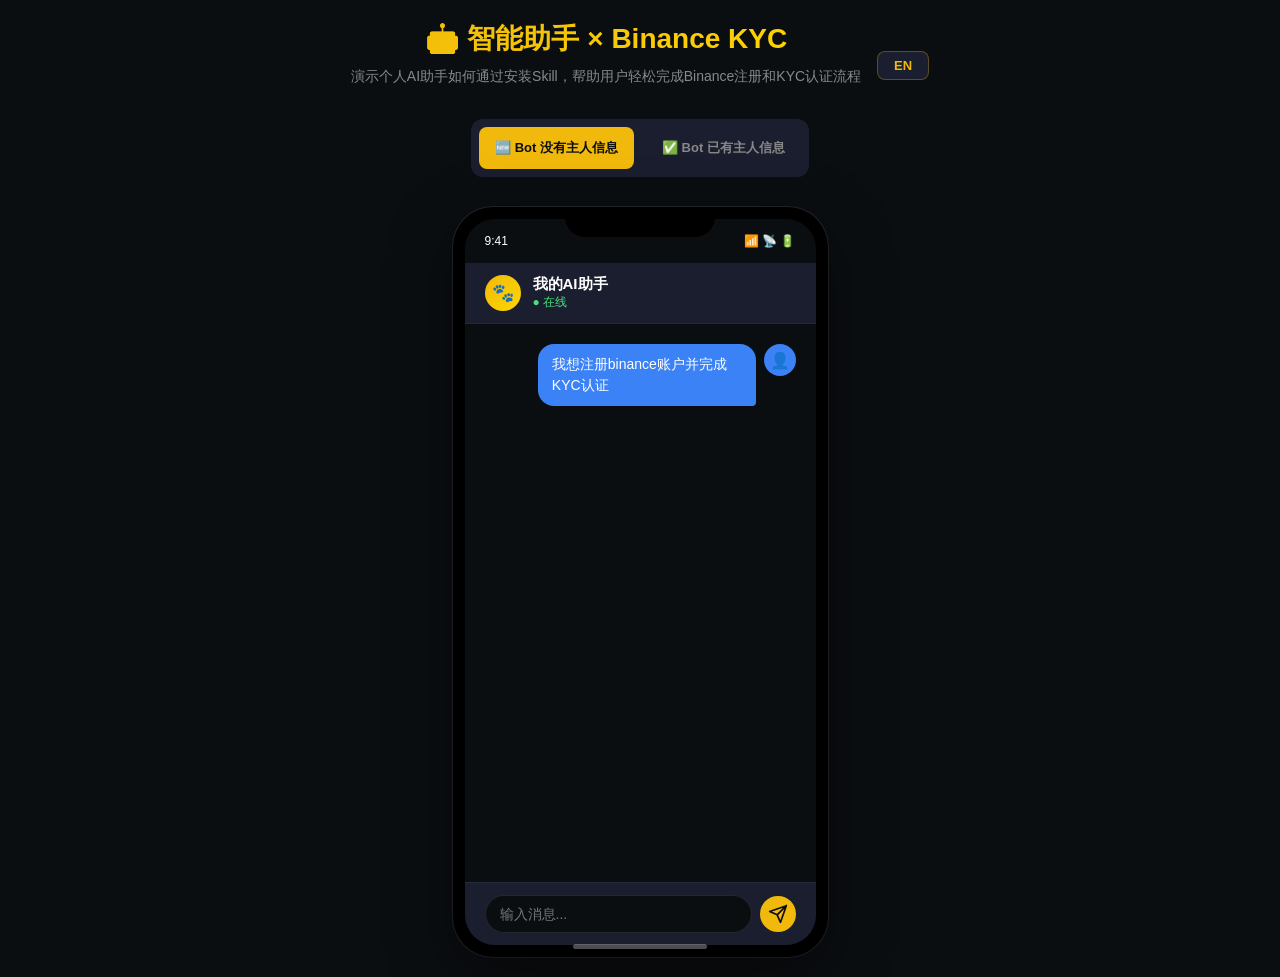
<file: static/user-demo.html>
<!DOCTYPE html>
<html lang="zh-CN">
<head>
    <meta charset="UTF-8">
    <meta name="viewport" content="width=device-width, initial-scale=1.0">
    <title>Binance KYC - AI Assistant Demo</title>
    <style>
        * { margin: 0; padding: 0; box-sizing: border-box; }
        body {
            font-family: -apple-system, BlinkMacSystemFont, 'Segoe UI', Roboto, 'Helvetica Neue', Arial, sans-serif;
            background: #0b0e11; color: #fff; min-height: 100vh;
            display: flex; flex-direction: column; align-items: center;
            padding: 20px; overflow-x: hidden;
        }
        .top-bar { display: flex; align-items: center; justify-content: center; gap: 16px; margin-bottom: 8px; width: 100%; max-width: 600px; }
        .lang-toggle {
            background: #1a1e2e; border: 1px solid rgba(240,185,11,0.3); border-radius: 8px;
            padding: 6px 16px; color: #f0b90b; font-size: 13px; font-weight: 600;
            cursor: pointer; transition: all 0.2s; white-space: nowrap;
        }
        .lang-toggle:hover { background: #f0b90b; color: #0b0e11; }
        .header { text-align: center; margin-bottom: 24px; max-width: 600px; }
        .header h1 {
            font-size: 28px; font-weight: 700; margin-bottom: 8px;
            background: linear-gradient(135deg, #f0b90b 0%, #ffd700 100%);
            -webkit-background-clip: text; -webkit-text-fill-color: transparent; background-clip: text;
        }
        .header p { font-size: 14px; color: #888; line-height: 1.5; }
        .scenario-toggle {
            display: flex; gap: 12px; justify-content: center; margin-bottom: 30px;
            background: #1a1e2e; padding: 8px; border-radius: 12px; max-width: 520px;
        }
        .scenario-btn {
            flex: 1; padding: 12px 16px; border: none; border-radius: 8px;
            background: transparent; color: #888; font-size: 13px; font-weight: 600;
            cursor: pointer; transition: all 0.3s ease;
        }
        .scenario-btn.active { background: #f0b90b; color: #0b0e11; }
        .scenario-btn:hover:not(.active) { background: rgba(240,185,11,0.1); color: #f0b90b; }
        .phone-container {
            width: 375px; height: 750px; background: #000; border-radius: 40px;
            padding: 12px; box-shadow: 0 20px 60px rgba(0,0,0,0.5), 0 0 0 1px rgba(255,255,255,0.1);
            position: relative; overflow: hidden;
        }
        .phone-notch {
            position: absolute; top: 0; left: 50%; transform: translateX(-50%);
            width: 150px; height: 30px; background: #000; border-radius: 0 0 20px 20px; z-index: 10;
        }
        .phone-screen {
            width: 100%; height: 100%; background: #0b0e11; border-radius: 30px;
            overflow: hidden; display: flex; flex-direction: column;
        }
        .status-bar {
            height: 44px; display: flex; justify-content: space-between;
            align-items: center; padding: 0 20px; font-size: 12px; color: #fff;
        }
        .chat-header {
            padding: 12px 20px; background: #1a1e2e; display: flex;
            align-items: center; gap: 12px; border-bottom: 1px solid rgba(255,255,255,0.05);
        }
        .chat-header-avatar {
            width: 36px; height: 36px; border-radius: 50%;
            background: linear-gradient(135deg, #f0b90b 0%, #ffd700 100%);
            display: flex; align-items: center; justify-content: center; font-size: 18px;
        }
        .chat-header-info h3 { font-size: 15px; font-weight: 600; }
        .chat-header-info p { font-size: 12px; color: #4ade80; }
        .chat-messages {
            flex: 1; overflow-y: auto; padding: 20px;
            display: flex; flex-direction: column; gap: 12px;
        }
        .chat-messages::-webkit-scrollbar { width: 4px; }
        .chat-messages::-webkit-scrollbar-thumb { background: #333; border-radius: 2px; }
        .message { display: flex; gap: 8px; animation: msgIn 0.3s ease; }
        @keyframes msgIn { from { opacity:0; transform:translateY(10px); } to { opacity:1; transform:translateY(0); } }
        .message.user { flex-direction: row-reverse; }
        .message-avatar {
            width: 32px; height: 32px; border-radius: 50%; flex-shrink: 0;
            display: flex; align-items: center; justify-content: center; font-size: 16px;
        }
        .message.bot .message-avatar { background: linear-gradient(135deg, #f0b90b 0%, #ffd700 100%); }
        .message.user .message-avatar { background: #3b82f6; }
        .message-content { max-width: 70%; }
        .message-bubble { padding: 10px 14px; border-radius: 16px; font-size: 14px; line-height: 1.5; }
        .message.bot .message-bubble { background: #1a1e2e; border-radius: 16px 16px 16px 4px; }
        .message.user .message-bubble { background: #3b82f6; border-radius: 16px 16px 4px 16px; }
        .typing-indicator {
            display: flex; gap: 4px; padding: 10px 14px;
            background: #1a1e2e; border-radius: 16px; width: fit-content;
        }
        .typing-dot {
            width: 8px; height: 8px; border-radius: 50%;
            background: #666; animation: bounce 1.4s infinite;
        }
        .typing-dot:nth-child(2) { animation-delay: 0.2s; }
        .typing-dot:nth-child(3) { animation-delay: 0.4s; }
        @keyframes bounce { 0%,60%,100% { transform:translateY(0); } 30% { transform:translateY(-8px); } }
        .quick-replies { display: flex; flex-wrap: wrap; gap: 6px; margin-top: 8px; }
        .quick-reply-btn {
            padding: 8px 14px; background: rgba(240,185,11,0.1); border: 1px solid #f0b90b;
            border-radius: 20px; color: #f0b90b; font-size: 13px; cursor: pointer; transition: all 0.2s;
        }
        .quick-reply-btn:hover { background: #f0b90b; color: #0b0e11; }
        .progress-bar { width:100%; height:4px; background:rgba(240,185,11,0.2); border-radius:2px; overflow:hidden; margin-top:8px; }
        .progress-fill { height:100%; background:linear-gradient(90deg,#f0b90b,#ffd700); animation:pFill 2.5s ease forwards; width:0; }
        @keyframes pFill { to { width:100%; } }
        .info-card {
            background: #1a1e2e; border: 1px solid rgba(240,185,11,0.3);
            border-radius: 12px; padding: 12px; margin-top: 8px;
        }
        .info-card-row { display:flex; justify-content:space-between; padding:6px 0; font-size:13px; }
        .info-card-label { color: #888; }
        .info-card-value { color: #fff; font-weight: 500; }
        .face-recognition {
            display:flex; flex-direction:column; align-items:center;
            padding:20px; background:#1a1e2e; border-radius:12px; margin-top:8px;
        }
        .face-scan-container {
            position:relative; width:200px; height:240px;
            display:flex; align-items:center; justify-content:center;
        }
        .scan-frame {
            position:absolute; width:150px; height:200px;
            border:3px dashed #f0b90b; border-radius:50%; animation:rotateScan 3s linear infinite;
        }
        @keyframes rotateScan { from{transform:rotate(0deg);} to{transform:rotate(360deg);} }
        .cartoon-face { width:120px; height:120px; position:relative; }
        .face-circle {
            width:100%; height:100%;
            background:linear-gradient(135deg,#ffd700,#f0b90b); border-radius:50%; position:relative;
        }
        .face-eye {
            position:absolute; width:12px; height:12px; background:#0b0e11;
            border-radius:50%; top:40%; animation:blink 3s infinite;
        }
        .face-eye.left { left:30%; }
        .face-eye.right { right:30%; }
        @keyframes blink { 0%,48%,52%,100%{transform:scaleY(1);} 50%{transform:scaleY(0.1);} }
        .face-smile {
            position:absolute; width:40px; height:20px; border:3px solid #0b0e11;
            border-top:none; border-radius:0 0 40px 40px; bottom:30%; left:50%; transform:translateX(-50%);
        }
        .scan-status { margin-top:16px; font-size:14px; color:#f0b90b; font-weight:600; text-align:center; }
        .chat-input-container {
            padding:12px 20px; background:#1a1e2e;
            border-top:1px solid rgba(255,255,255,0.05); display:flex; gap:8px; align-items:center;
        }
        .chat-input {
            flex:1; padding:10px 14px; background:#0b0e11;
            border:1px solid rgba(255,255,255,0.1); border-radius:20px;
            color:#fff; font-size:14px; outline:none;
        }
        .chat-input:focus { border-color:#f0b90b; }
        .send-btn {
            width:36px; height:36px; background:#f0b90b; border:none; border-radius:50%;
            display:flex; align-items:center; justify-content:center; cursor:pointer; transition:all 0.2s;
        }
        .send-btn:hover { transform:scale(1.1); }
        .home-indicator {
            width:134px; height:5px; background:rgba(255,255,255,0.3); border-radius:3px;
            position:absolute; bottom:8px; left:50%; transform:translateX(-50%);
        }
        .complete-badge {
            display:inline-flex; align-items:center; gap:6px; padding:8px 14px;
            background:rgba(74,222,128,0.1); border:1px solid #4ade80;
            border-radius:20px; color:#4ade80; font-size:13px; font-weight:600; margin-top:8px;
        }
        @media (max-width:500px) {
            .phone-container { transform:scale(0.85); transform-origin:top center; }
            .header h1 { font-size:22px; }
            .scenario-toggle { flex-direction:column; gap:8px; }
        }
    </style>
</head>
<body>
    <div class="top-bar">
        <div class="header">
            <h1 id="page-title">🤖 智能助手 × Binance KYC</h1>
            <p id="page-subtitle">演示个人AI助手如何通过安装Skill，帮助用户轻松完成Binance注册和KYC认证流程</p>
        </div>
        <button class="lang-toggle" id="lang-btn" onclick="toggleLang()">EN</button>
    </div>

    <div class="scenario-toggle">
        <button class="scenario-btn active" onclick="switchScenario('no-info')" id="btn-no-info">
            🆕 Bot 没有主人信息
        </button>
        <button class="scenario-btn" onclick="switchScenario('has-info')" id="btn-has-info">
            ✅ Bot 已有主人信息
        </button>
    </div>

    <div class="phone-container">
        <div class="phone-notch"></div>
        <div class="phone-screen">
            <div class="status-bar"><div>9:41</div><div>📶 📡 🔋</div></div>
            <div class="chat-header">
                <div class="chat-header-avatar">🐾</div>
                <div class="chat-header-info">
                    <h3 id="chat-title">我的AI助手</h3>
                    <p id="chat-status">● 在线</p>
                </div>
            </div>
            <div class="chat-messages" id="chat-messages"></div>
            <div class="chat-input-container">
                <input type="text" class="chat-input" id="chat-input">
                <button class="send-btn" onclick="sendUserMessage()">
                    <svg width="20" height="20" viewBox="0 0 24 24" fill="none">
                        <path d="M22 2L11 13M22 2L15 22L11 13M22 2L2 9L11 13" stroke="#0b0e11" stroke-width="2" stroke-linecap="round" stroke-linejoin="round"/>
                    </svg>
                </button>
            </div>
        </div>
        <div class="home-indicator"></div>
    </div>

    <script>
    let lang = 'zh';
    let currentScenario = 'no-info';
    let playingAbort = false;

    const i18n = {
        title: { zh: '🤖 智能助手 × Binance KYC', en: '🤖 AI Assistant × Binance KYC' },
        subtitle: {
            zh: '演示个人AI助手如何通过安装Skill，帮助用户轻松完成Binance注册和KYC认证流程',
            en: 'Demo: How a personal AI assistant installs a Skill to seamlessly complete Binance registration and KYC verification'
        },
        btnNoInfo: { zh: '🆕 Bot 没有主人信息', en: '🆕 No Owner Info' },
        btnHasInfo: { zh: '✅ Bot 已有主人信息', en: '✅ Has Owner Info' },
        chatTitle: { zh: '我的AI助手', en: 'My AI Assistant' },
        chatStatus: { zh: '● 在线', en: '● Online' },
        placeholder: { zh: '输入消息...', en: 'Type a message...' },
        installing: { zh: '正在安装 Binance skill...', en: 'Installing Binance skill...' },
        scanPrepare: { zh: '准备中...', en: 'Preparing...' },
        scanScanning: { zh: '正在扫描...', en: 'Scanning...' },
        scanLiveness: { zh: '检测活体...', en: 'Detecting liveness...' },
        scanSuccess: { zh: '✅ 匹配成功', en: '✅ Match successful' },
        completeBadge: { zh: '🎉 KYC 认证完成！', en: '🎉 KYC Verification Complete!' },
        completeMsg: {
            zh: '您的Binance账户已成功注册并通过KYC验证，现在可以开始交易了！',
            en: 'Your Binance account has been successfully registered and KYC verified. You can start trading now!'
        },
    };

    function T(key) { return i18n[key] ? (i18n[key][lang] || i18n[key]['zh']) : key; }

    function getScenarios() {
        const zh = lang === 'zh';
        return {
            'no-info': [
                { type:'user', text: zh ? '我想注册binance账户并完成KYC认证' : 'I want to register a Binance account and complete KYC verification', delay:500 },
                { type:'bot', text: zh ? '好的！我来帮你完成。让我先安装 Binance skill...' : 'Sure! Let me help you with that. Let me install the Binance skill first...', delay:1000 },
                { type:'bot', html:'progress', delay:2500 },
                { type:'bot', text: zh ? '✅ Binance skill 已安装！现在开始注册和KYC流程。' : '✅ Binance skill installed! Let\'s start the registration and KYC process.', delay:500 },
                { type:'bot', text: zh ? '首先，请告诉我您的姓名：' : 'First, please tell me your full name:', delay:800,
                  quickReplies: zh ? ['张三','李明','王芳'] : ['John Smith','David Lee','Sarah Wang'] },
                { type:'user', text: zh ? '张三' : 'John Smith', delay:1000 },
                { type:'bot', text: zh ? '好的，张三。请提供您的出生日期（格式：YYYY-MM-DD）：' : 'Got it, John Smith. Please provide your date of birth (YYYY-MM-DD):', delay:800,
                  quickReplies: ['1990-01-15','1985-06-20','1995-12-08'] },
                { type:'user', text:'1990-01-15', delay:1000 },
                { type:'bot', text: zh ? '请选择您的国籍：' : 'Please select your nationality:', delay:800,
                  quickReplies: zh ? ['中国','美国','新加坡'] : ['United States','United Kingdom','Singapore'] },
                { type:'user', text: zh ? '中国' : 'United States', delay:1000 },
                { type:'bot', text: zh ? '请提供您的详细地址：' : 'Please provide your full address:', delay:800 },
                { type:'user', text: zh ? '北京市朝阳区建国路88号' : '123 Main St, New York, NY 10001, USA', delay:1200 },
                { type:'bot', text: zh ? '请选择您要上传的证件类型：' : 'Please select the type of ID document:', delay:800,
                  quickReplies: zh ? ['身份证','护照','驾照'] : ['Passport','National ID','Driver\'s License'] },
                { type:'user', text: zh ? '身份证' : 'Passport', delay:1000 },
                { type:'bot', text: zh ? '📸 请上传您的身份证正反面照片（模拟上传中...）' : '📸 Please upload photos of your document (simulating upload...)', delay:1500 },
                { type:'bot', text: zh ? '✅ 证件照片上传成功！' : '✅ Document photos uploaded successfully!', delay:500 },
                { type:'bot', text: zh ? '现在需要进行人脸识别验证。请保持面部清晰可见。' : 'Now we need facial recognition verification. Please keep your face clearly visible.', delay:1000 },
                { type:'bot', html:'face', delay:5000 },
                { type:'bot', html:'complete', delay:500 },
            ],
            'has-info': [
                { type:'user', text: zh ? '我想注册binance账户并完成KYC认证' : 'I want to register a Binance account and complete KYC verification', delay:500 },
                { type:'bot', text: zh ? '好的！我来帮你完成。让我先安装 Binance skill...' : 'Sure! Let me help you with that. Let me install the Binance skill first...', delay:1000 },
                { type:'bot', html:'progress', delay:2500 },
                { type:'bot', text: zh ? '✅ Binance skill 已安装！现在开始注册和KYC流程。' : '✅ Binance skill installed! Let\'s start the registration and KYC process.', delay:500 },
                { type:'bot', text: zh ? '我已经有你的个人信息了，让我确认一下：' : 'I already have your personal information. Let me confirm:', delay:1000 },
                { type:'bot', html:'infocard', delay:500 },
                { type:'bot', text: zh ? '信息是否正确？' : 'Is this information correct?', delay:800,
                  quickReplies: zh ? ['✅ 确认','❌ 需要修改'] : ['✅ Confirm','❌ Need to modify'] },
                { type:'user', text: zh ? '✅ 确认' : '✅ Confirm', delay:1000 },
                { type:'bot', text: zh ? '太好了！让我检查一下证件信息...' : 'Great! Let me check your document information...', delay:1000 },
                { type:'bot', text: zh ? '✅ 已找到您之前上传的身份证件！' : '✅ Found your previously uploaded ID document!', delay:800 },
                { type:'bot', text: zh ? '现在只需要进行人脸识别验证即可完成。请保持面部清晰可见。' : 'Now we just need facial recognition to complete. Please keep your face clearly visible.', delay:1000 },
                { type:'bot', html:'face', delay:5000 },
                { type:'bot', html:'complete', delay:500 },
            ]
        };
    }

    function makeProgressHTML() {
        return '<div style="padding:8px 0;"><div style="font-size:13px;color:#888;margin-bottom:6px;">'+T('installing')+'</div><div class="progress-bar"><div class="progress-fill"></div></div></div>';
    }

    function makeInfoCardHTML() {
        const zh = lang === 'zh';
        const rows = zh
            ? [['姓名','张三'],['出生日期','1990-01-15'],['国籍','中国'],['地址','北京市朝阳区建国路88号'],['证件类型','身份证']]
            : [['Name','John Smith'],['Date of Birth','1990-01-15'],['Nationality','United States'],['Address','123 Main St, New York, NY 10001'],['Document','Passport']];
        return '<div class="info-card">' + rows.map(r =>
            '<div class="info-card-row"><span class="info-card-label">'+r[0]+'</span><span class="info-card-value">'+r[1]+'</span></div>'
        ).join('') + '</div>';
    }

    function makeFaceHTML() {
        return '<div class="face-recognition"><div class="face-scan-container"><div class="scan-frame"></div><div class="cartoon-face"><div class="face-circle"><div class="face-eye left"></div><div class="face-eye right"></div><div class="face-smile"></div></div></div></div><div class="scan-status">'+T('scanPrepare')+'</div></div>';
    }

    function startFaceScan() {
        setTimeout(() => {
            const el = document.querySelector('.scan-status');
            if (!el) return;
            el.textContent = T('scanScanning');
            setTimeout(() => {
                if (!document.querySelector('.scan-status')) return;
                el.textContent = T('scanLiveness');
                setTimeout(() => {
                    if (!document.querySelector('.scan-status')) return;
                    el.textContent = T('scanSuccess');
                    el.style.color = '#4ade80';
                }, 1500);
            }, 1500);
        }, 100);
    }

    function makeCompleteHTML() {
        return '<div class="complete-badge"><span>🎉</span><span>'+T('completeBadge').replace('🎉 ','')+'</span></div><div style="margin-top:8px;font-size:13px;color:#888;">'+T('completeMsg')+'</div>';
    }

    function resolveHTML(key) {
        if (key === 'progress') return makeProgressHTML();
        if (key === 'infocard') return makeInfoCardHTML();
        if (key === 'face') { startFaceScan(); return makeFaceHTML(); }
        if (key === 'complete') return makeCompleteHTML();
        return key;
    }

    function addMessage(type, content, quickReplies) {
        const c = document.getElementById('chat-messages');
        const d = document.createElement('div'); d.className = 'message ' + type;
        const av = document.createElement('div'); av.className = 'message-avatar';
        av.textContent = type === 'bot' ? '🐾' : '👤';
        const cd = document.createElement('div'); cd.className = 'message-content';
        const b = document.createElement('div'); b.className = 'message-bubble';
        if (content.includes('<div') || content.includes('<span')) b.innerHTML = content;
        else b.textContent = content;
        cd.appendChild(b);
        if (quickReplies && quickReplies.length) {
            const qr = document.createElement('div'); qr.className = 'quick-replies';
            quickReplies.forEach(r => {
                const btn = document.createElement('button'); btn.className = 'quick-reply-btn';
                btn.textContent = r;
                btn.onclick = () => { document.getElementById('chat-input').value = r; sendUserMessage(); };
                qr.appendChild(btn);
            });
            cd.appendChild(qr);
        }
        d.appendChild(av); d.appendChild(cd); c.appendChild(d);
        c.scrollTop = c.scrollHeight;
    }

    function showTyping() {
        const c = document.getElementById('chat-messages');
        const d = document.createElement('div'); d.className = 'message bot'; d.id = 'typing-indicator';
        const av = document.createElement('div'); av.className = 'message-avatar'; av.textContent = '🐾';
        const ti = document.createElement('div'); ti.className = 'typing-indicator';
        ti.innerHTML = '<div class="typing-dot"></div><div class="typing-dot"></div><div class="typing-dot"></div>';
        d.appendChild(av); d.appendChild(ti); c.appendChild(d);
        c.scrollTop = c.scrollHeight;
    }

    function hideTyping() { const t = document.getElementById('typing-indicator'); if (t) t.remove(); }

    async function playScenario(scenario) {
        playingAbort = false;
        const msgs = getScenarios()[scenario];
        for (let i = 0; i < msgs.length; i++) {
            if (playingAbort) return;
            const m = msgs[i];
            await new Promise(r => setTimeout(r, m.delay));
            if (playingAbort) return;
            if (m.type === 'bot') { showTyping(); await new Promise(r => setTimeout(r, 800)); if (playingAbort) return; hideTyping(); }
            const content = m.html ? resolveHTML(m.html) : m.text;
            addMessage(m.type, content, m.quickReplies);
        }
    }

    function updateUI() {
        document.getElementById('page-title').textContent = T('title');
        document.getElementById('page-subtitle').textContent = T('subtitle');
        document.getElementById('btn-no-info').textContent = T('btnNoInfo');
        document.getElementById('btn-has-info').textContent = T('btnHasInfo');
        document.getElementById('chat-title').textContent = T('chatTitle');
        document.getElementById('chat-status').textContent = T('chatStatus');
        document.getElementById('chat-input').placeholder = T('placeholder');
        document.getElementById('lang-btn').textContent = lang === 'zh' ? 'EN' : '中文';
    }

    function toggleLang() {
        lang = lang === 'zh' ? 'en' : 'zh';
        updateUI();
        restartScenario();
    }

    function switchScenario(s) {
        currentScenario = s;
        document.getElementById('btn-no-info').classList.toggle('active', s === 'no-info');
        document.getElementById('btn-has-info').classList.toggle('active', s === 'has-info');
        restartScenario();
    }

    function restartScenario() {
        playingAbort = true;
        document.getElementById('chat-messages').innerHTML = '';
        setTimeout(() => playScenario(currentScenario), 100);
    }

    function sendUserMessage() {
        const inp = document.getElementById('chat-input');
        const t = inp.value.trim(); if (!t) return;
        addMessage('user', t); inp.value = '';
    }

    document.getElementById('chat-input').addEventListener('keypress', e => { if (e.key === 'Enter') sendUserMessage(); });

    window.addEventListener('load', () => { updateUI(); playScenario(currentScenario); });
    </script>
</body>
</html>
</file>
